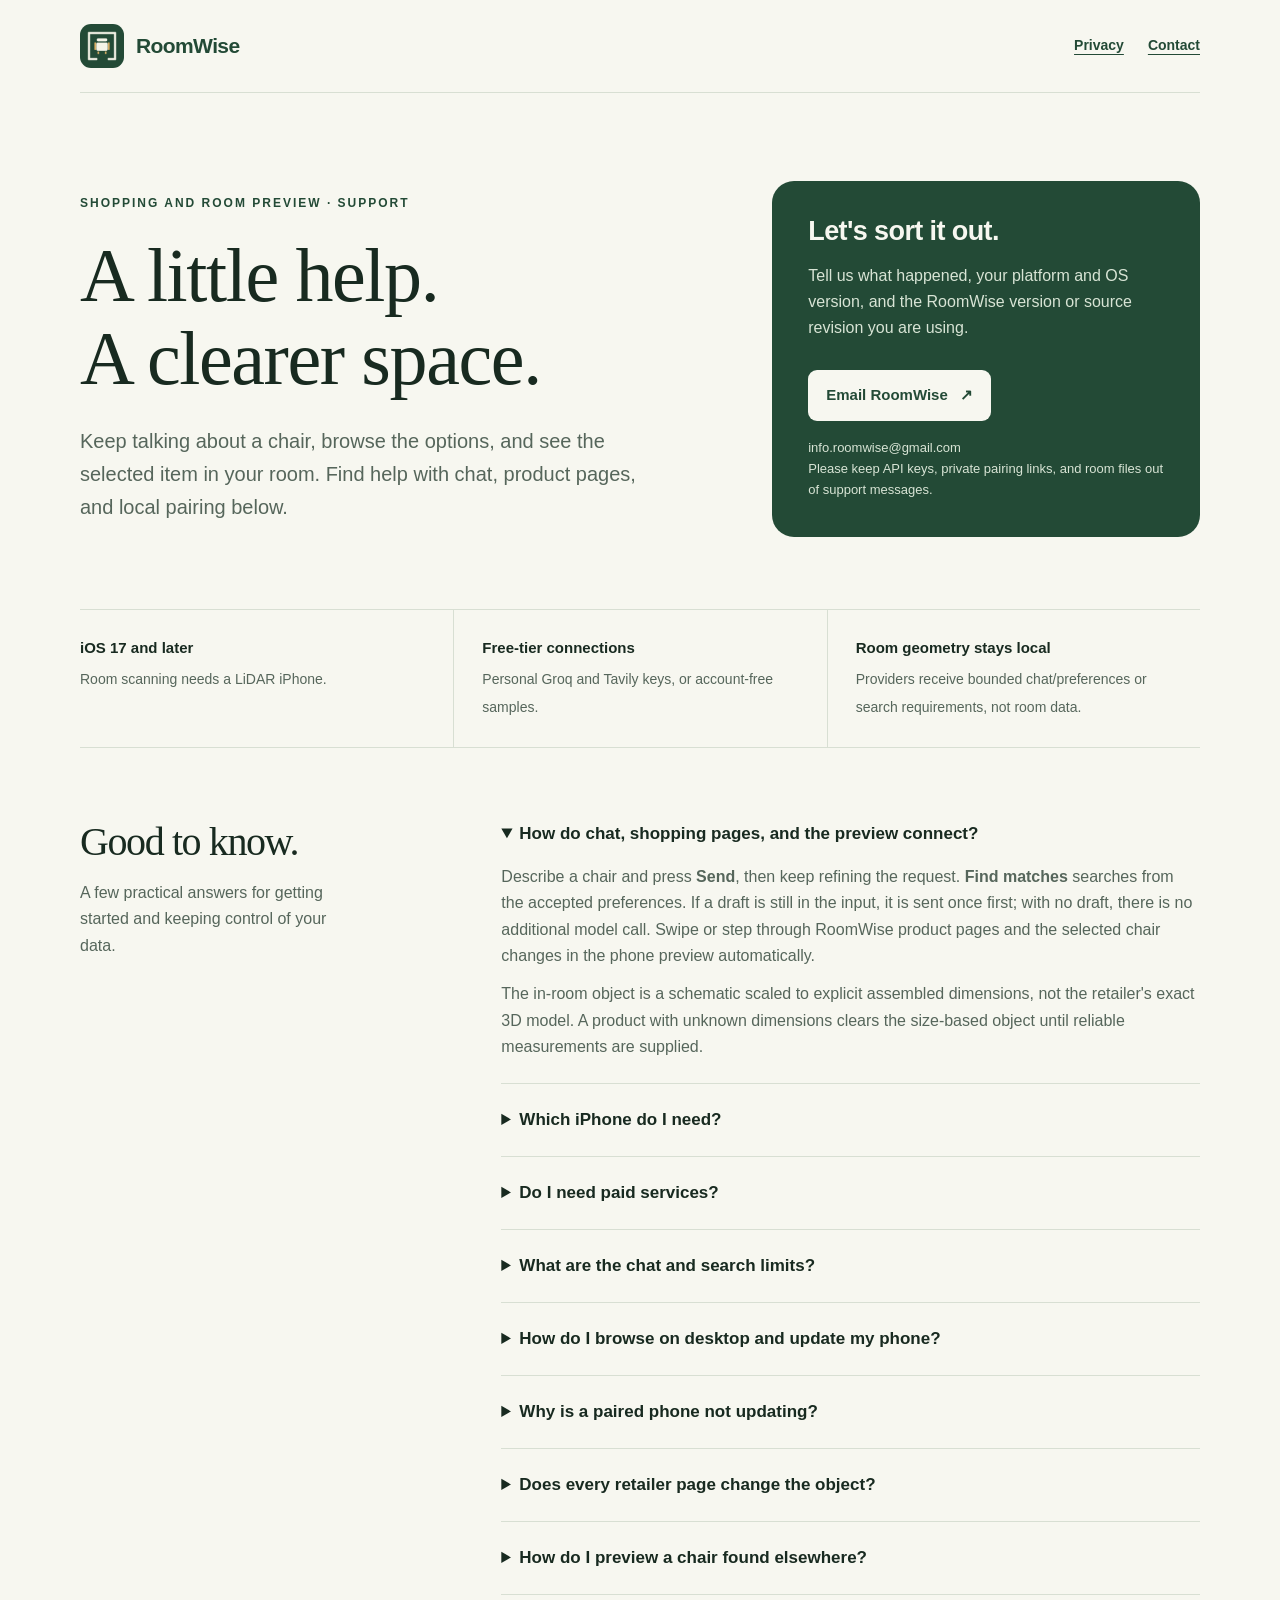
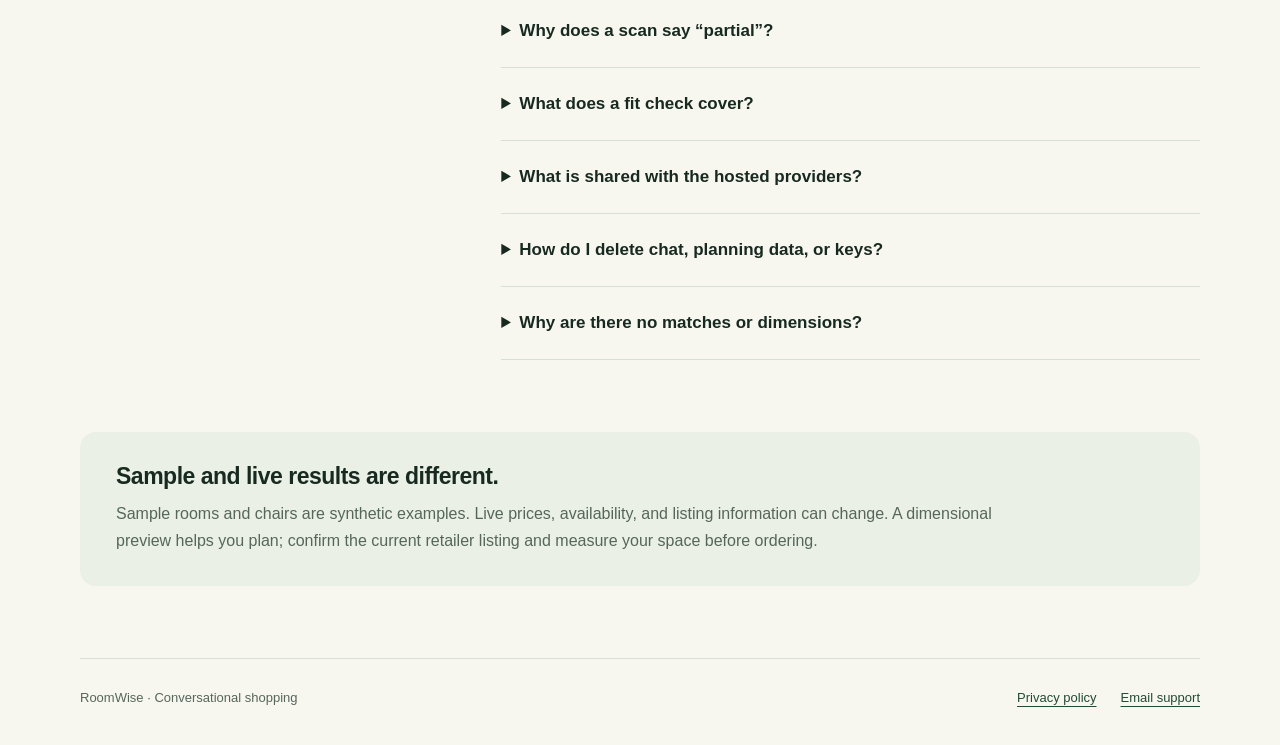
<file: docs/store-site/index.html>
<!doctype html>
<html lang="en">
<head>
  <meta charset="utf-8">
  <meta name="viewport" content="width=device-width, initial-scale=1">
  <meta name="description" content="RoomWise support. Get help with ongoing shopping chat, swipeable chair listings, live room previews, and free local desktop pairing.">
  <title>RoomWise — Support</title>
  <link rel="icon" href="icon.png" type="image/png">
  <link rel="stylesheet" href="styles.css">
</head>
<body>
  <a class="skip" href="#main">Skip to content</a>
  <div class="wrap">
    <header class="site-header">
      <a class="brand" href="index.html"><img src="icon.png" width="44" height="44" alt="">RoomWise</a>
      <nav class="site-nav" aria-label="Main"><a href="privacy.html">Privacy</a><a href="mailto:info.roomwise@gmail.com">Contact</a></nav>
    </header>
    <main id="main">
      <section class="hero" aria-labelledby="page-title">
        <div>
          <p class="eyebrow">Shopping and room preview · Support</p>
          <h1 id="page-title">A little help.<br>A clearer space.</h1>
          <p class="intro">Keep talking about a chair, browse the options, and see the selected item in your room. Find help with chat, product pages, and local pairing below.</p>
        </div>
        <aside class="contact-card" aria-label="Contact support">
          <h2>Let's sort it out.</h2>
          <p>Tell us what happened, your platform and OS version, and the RoomWise version or source revision you are using.</p>
          <a class="button" href="mailto:info.roomwise@gmail.com">Email RoomWise <span aria-hidden="true">↗</span></a>
          <small>info.roomwise@gmail.com<br>Please keep API keys, private pairing links, and room files out of support messages.</small>
        </aside>
      </section>
      <section class="facts" aria-label="At a glance">
        <div><strong>iOS 17 and later</strong><span>Room scanning needs a LiDAR iPhone.</span></div>
        <div><strong>Free-tier connections</strong><span>Personal Groq and Tavily keys, or account-free samples.</span></div>
        <div><strong>Room geometry stays local</strong><span>Providers receive bounded chat/preferences or search requirements, not room data.</span></div>
      </section>
      <section class="faq" aria-labelledby="faq-title">
        <div><h2 id="faq-title">Good to know.</h2><p class="aside-copy">A few practical answers for getting started and keeping control of your data.</p></div>
        <div>
          <details open><summary>How do chat, shopping pages, and the preview connect?</summary><p>Describe a chair and press <strong>Send</strong>, then keep refining the request. <strong>Find matches</strong> searches from the accepted preferences. If a draft is still in the input, it is sent once first; with no draft, there is no additional model call. Swipe or step through RoomWise product pages and the selected chair changes in the phone preview automatically.</p><p>The in-room object is a schematic scaled to explicit assembled dimensions, not the retailer's exact 3D model. A product with unknown dimensions clears the size-based object until reliable measurements are supplied.</p></details>
          <details><summary>Which iPhone do I need?</summary><p>RoomWise requires iOS 17 or later. RoomPlan scanning needs a LiDAR-equipped iPhone. Other supported phones can use a labelled sample or imported RoomWise JSON file. Camera AR needs supported hardware and camera access; Simulator provides a labelled 3D rehearsal. Hosted chat has no Apple Intelligence or device-specific model requirement.</p></details>
          <details><summary>Do I need paid services?</summary><p>No paid model, RoomWise account, or hosted pairing server is needed. Optional live chat uses your personal Groq Free key and the hosted <code>openai/gpt-oss-20b</code> model. Discovery uses your personal Tavily Researcher free key. Keep those accounts on their free plans; provider terms, quotas, and external billing choices still apply.</p><p>Sample mode uses synthetic products and a labelled limited local conversation fallback without provider calls. The same fallback is available when Groq is unavailable; it is a deterministic parser, not an offline LLM. Without Tavily access, samples, retailer links built from accepted preferences, manual chair entry, and local previews remain available.</p></details>
          <details><summary>What are the chat and search limits?</summary><p>Each conversational turn makes at most one Groq call, with at most twelve recent messages bounded to 1,500 characters each, plus accepted preferences. Send does not use Tavily. Find matches performs bounded catalog discovery separately; a nonempty draft is interpreted once before that search.</p><p>On iPhone, each discovery reserves three Tavily basic requests against a local allowance of 300 requests per UTC month. No extra extraction, advanced search, automatic retries, or paid-provider switch occurs. Desktop uses bounded searches without the persisted iPhone counter. Page changes and local pairing make no Groq or Tavily calls.</p><p>Check current <a href="https://www.tavily.com/pricing">Tavily plans</a> and <a href="https://console.groq.com/docs/rate-limits">Groq limits</a>. Your provider account can run out before the local counter if used elsewhere.</p></details>
          <details><summary>How do I browse on desktop and update my phone?</summary><p>Use the same trusted Wi-Fi network. On desktop, choose <strong>Pair phone → Live phone preview → Start pairing</strong>. On iPhone, open <strong>Room actions → Pair with desktop</strong>, paste the complete private session link, and press <strong>Connect</strong>. Allow local-network access if asked. Desktop product-page changes then update the phone selection; phone selections can update desktop too.</p><p>Pairing uses a temporary plain-HTTP listener with a random bearer token. It shares products and selection, not room geometry, chat, camera data, or keys. Keep the link private and do not expose the port publicly. The phone uses its own accepted room. Pairing updates do not clear its conversation; you can keep chatting while paired. Pressing Find matches on the phone disconnects pairing before local discovery takes ownership. Stop pairing or disconnect when finished; a new session creates a new link.</p></details>
          <details><summary>Why is a paired phone not updating?</summary><p>Check the complete current link, same local network, local-network permission, desktop firewall, and whether pairing is still running. Guest/university Wi-Fi may isolate devices; try a trusted network or personal hotspot. The phone polls about every 400 ms, disconnects in the background, and stops after three consecutive polling failures. Return to the foreground and reconnect when needed.</p></details>
          <details><summary>Does every retailer page change the object?</summary><p>Swiping the known RoomWise product pages drives selection. On iPhone, <strong>Load retailer page</strong> explicitly opens an ephemeral embedded page. Following another page, a variant-related URL query/fragment change, or same-document navigation pauses the preview because that navigation does not establish validated dimensions for the newly viewed item. Return to a known RoomWise selection before relying on the object. A retailer can change variants without a detectable URL/navigation event; the preview remains tied to saved listing dimensions, so confirm the selected variant and its assembled measurements.</p><p>RoomWise does not monitor arbitrary browser tabs or scrape every product you visit. On desktop, Store opens the external browser without tracking its navigation. If an embedded retailer page is unavailable, open its original URL externally.</p></details>
          <details><summary>How do I preview a chair found elsewhere?</summary><p>Add the chair with a name and optional supported retailer link or pasted listing details. Enter assembled width, depth, and height using reliable listing evidence or your own measurements. Package dimensions are not assembled size. User-entered facts are labelled, and missing dimensions remain unknown.</p></details>
          <details><summary>Why does a scan say “partial”?</summary><p>The captured walls do not form a sufficiently complete room boundary. You can inspect a partial room, but RoomWise withholds boundary confirmation. Scan all walls, openings, and furniture where possible and review before accepting.</p></details>
          <details><summary>What does a fit check cover?</summary><p>Checks compare a chair's rectangular floor footprint with captured walls and recognized furniture. They do not assess hidden obstacles, overhead clearance, movement, door swings, or delivery routes. Confirm the actual product and room before buying.</p></details>
          <details><summary>What is shared with the hosted providers?</summary><p>After permission, Groq receives bounded recent chat and accepted shopping preferences. Tavily receives derived search requirements. Each provider receives only its own authentication key. Neither receives room coordinates, room counts, fit summaries, or camera images through this pipeline. Requests are associated with your personal provider accounts. See the <a href="privacy.html">privacy policy</a>.</p></details>
          <details><summary>How do I delete chat, planning data, or keys?</summary><p><strong>New chat</strong> clears the active conversation and accepted preferences. The iPhone saves up to 40 recent chat messages/preferences locally; desktop keeps up to 24 messages in session memory. At most twelve recent messages are sent to Groq per turn.</p><p>Use <strong>Room actions → Help &amp; Privacy → Delete saved rooms &amp; searches</strong> to clear saved room, search, product, placement, conversation, preferences, and temporary export data. Clear provider keys separately in Connections. The local quota record remains separate. Exported files, backups, websites, and already-sent provider requests are managed through their respective controls. Stop/disconnect pairing separately when finished.</p></details>
          <details><summary>Why are there no matches or dimensions?</summary><p>Discovery searches indexed retailer pages, not a complete Amazon, Noon, or Temu catalog. Listings may be unavailable, incomplete, or fail to satisfy preferences; account quotas, authentication, and network access can also fail. Sample products are filtered against hard constraints, so a refinement may have no matching sample. Inspect the status, revise the request, browse directly, or add reliable measurements manually.</p></details>
        </div>
      </section>
      <aside class="note"><h2>Sample and live results are different.</h2><p>Sample rooms and chairs are synthetic examples. Live prices, availability, and listing information can change. A dimensional preview helps you plan; confirm the current retailer listing and measure your space before ordering.</p></aside>
    </main>
    <footer class="site-footer"><span>RoomWise · Conversational shopping</span><div class="footer-links"><a href="privacy.html">Privacy policy</a><a href="mailto:info.roomwise@gmail.com">Email support</a></div></footer>
  </div>
</body>
</html>
</file>
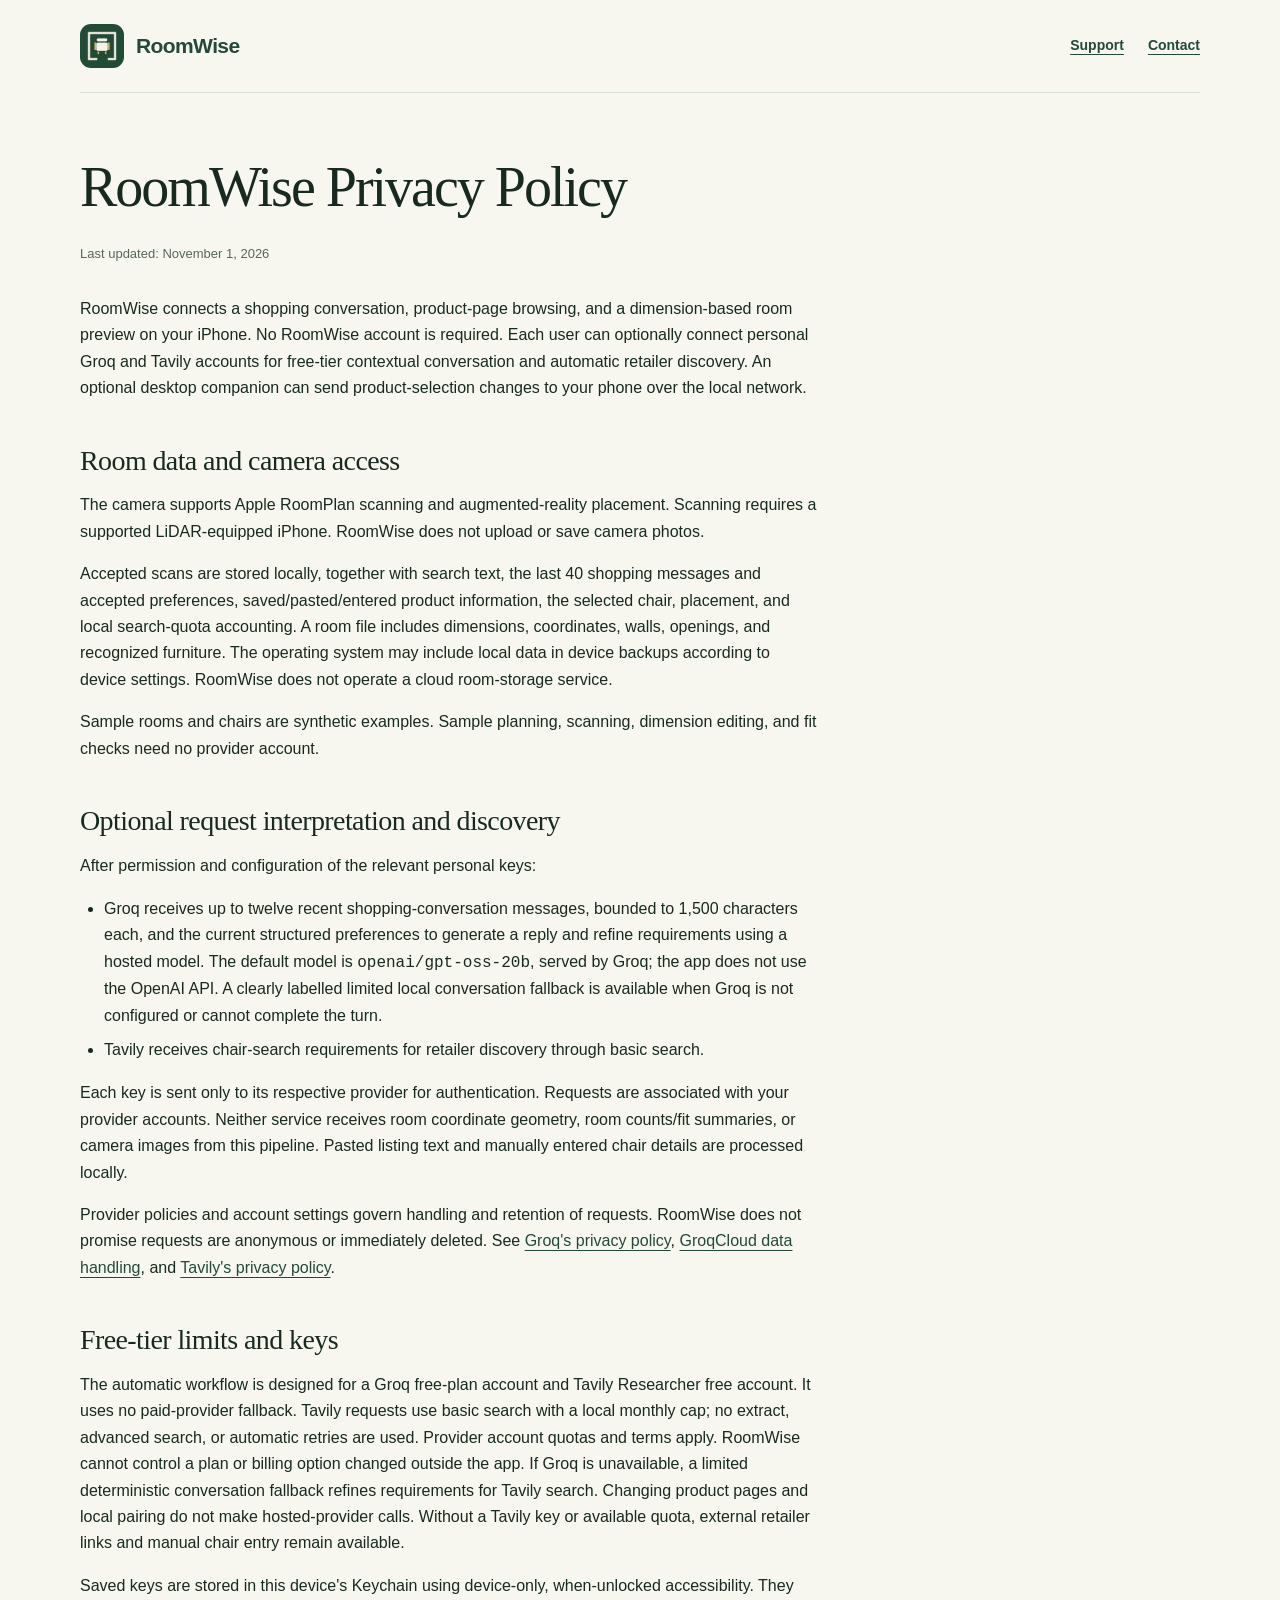
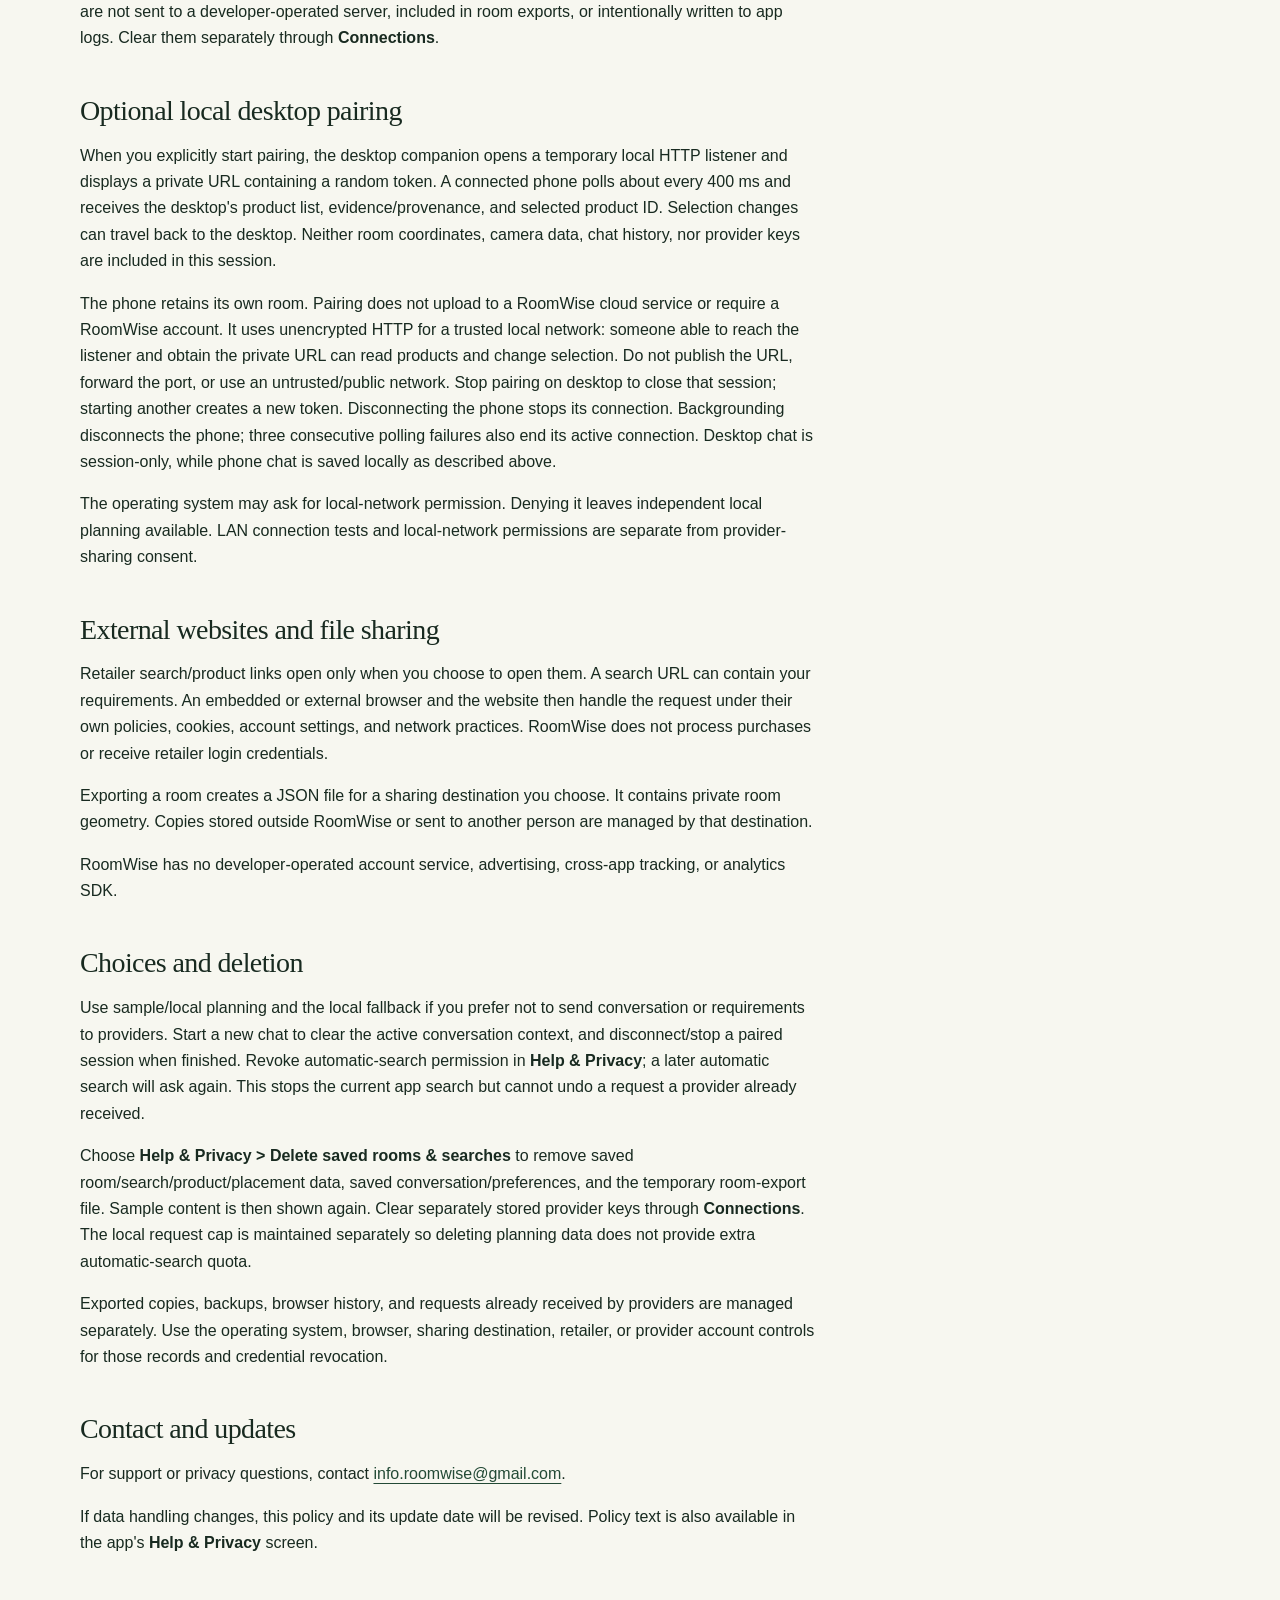
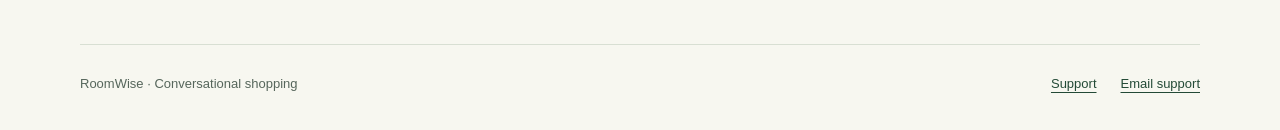
<file: docs/store-site/privacy.html>
<!doctype html>
<html lang="en">
<head>
  <meta charset="utf-8">
  <meta name="viewport" content="width=device-width, initial-scale=1">
  <meta name="description" content="How RoomWise handles saved chat and room data, hosted conversation/search, temporary local pairing, provider keys, and deletion.">
  <title>RoomWise — Privacy Policy</title>
  <link rel="icon" href="icon.png" type="image/png">
  <link rel="stylesheet" href="styles.css">
</head>
<body>
  <a class="skip" href="#main">Skip to content</a>
  <div class="wrap">
    <header class="site-header">
      <a class="brand" href="index.html"><img src="icon.png" width="44" height="44" alt="">RoomWise</a>
      <nav class="site-nav" aria-label="Main"><a href="index.html">Support</a><a href="mailto:info.roomwise@gmail.com">Contact</a></nav>
    </header>
    <main class="policy" id="main">
<h1>RoomWise Privacy Policy</h1>
<p class="updated">Last updated: November 1, 2026</p>
<p>RoomWise connects a shopping conversation, product-page browsing, and a dimension-based room preview on your iPhone. No RoomWise account is required. Each user can optionally connect personal Groq and Tavily accounts for free-tier contextual conversation and automatic retailer discovery. An optional desktop companion can send product-selection changes to your phone over the local network.</p>
<h2>Room data and camera access</h2>
<p>The camera supports Apple RoomPlan scanning and augmented-reality placement. Scanning requires a supported LiDAR-equipped iPhone. RoomWise does not upload or save camera photos.</p>
<p>Accepted scans are stored locally, together with search text, the last 40 shopping messages and accepted preferences, saved/pasted/entered product information, the selected chair, placement, and local search-quota accounting. A room file includes dimensions, coordinates, walls, openings, and recognized furniture. The operating system may include local data in device backups according to device settings. RoomWise does not operate a cloud room-storage service.</p>
<p>Sample rooms and chairs are synthetic examples. Sample planning, scanning, dimension editing, and fit checks need no provider account.</p>
<h2>Optional request interpretation and discovery</h2>
<p>After permission and configuration of the relevant personal keys:</p>
<ul>
<li>Groq receives up to twelve recent shopping-conversation messages, bounded to 1,500 characters each, and the current structured preferences to generate a reply and refine requirements using a hosted model. The default model is <code>openai/gpt-oss-20b</code>, served by Groq; the app does not use the OpenAI API. A clearly labelled limited local conversation fallback is available when Groq is not configured or cannot complete the turn.</li>
<li>Tavily receives chair-search requirements for retailer discovery through basic search.</li>
</ul>
<p>Each key is sent only to its respective provider for authentication. Requests are associated with your provider accounts. Neither service receives room coordinate geometry, room counts/fit summaries, or camera images from this pipeline. Pasted listing text and manually entered chair details are processed locally.</p>
<p>Provider policies and account settings govern handling and retention of requests. RoomWise does not promise requests are anonymous or immediately deleted. See <a href="https://groq.com/privacy-policy">Groq's privacy policy</a>, <a href="https://console.groq.com/docs/your-data">GroqCloud data handling</a>, and <a href="https://www.tavily.com/privacy">Tavily's privacy policy</a>.</p>
<h2>Free-tier limits and keys</h2>
<p>The automatic workflow is designed for a Groq free-plan account and Tavily Researcher free account. It uses no paid-provider fallback. Tavily requests use basic search with a local monthly cap; no extract, advanced search, or automatic retries are used. Provider account quotas and terms apply. RoomWise cannot control a plan or billing option changed outside the app. If Groq is unavailable, a limited deterministic conversation fallback refines requirements for Tavily search. Changing product pages and local pairing do not make hosted-provider calls. Without a Tavily key or available quota, external retailer links and manual chair entry remain available.</p>
<p>Saved keys are stored in this device's Keychain using device-only, when-unlocked accessibility. They are not sent to a developer-operated server, included in room exports, or intentionally written to app logs. Clear them separately through <strong>Connections</strong>.</p>
<h2>Optional local desktop pairing</h2>
<p>When you explicitly start pairing, the desktop companion opens a temporary local HTTP listener and displays a private URL containing a random token. A connected phone polls about every 400 ms and receives the desktop's product list, evidence/provenance, and selected product ID. Selection changes can travel back to the desktop. Neither room coordinates, camera data, chat history, nor provider keys are included in this session.</p>
<p>The phone retains its own room. Pairing does not upload to a RoomWise cloud service or require a RoomWise account. It uses unencrypted HTTP for a trusted local network: someone able to reach the listener and obtain the private URL can read products and change selection. Do not publish the URL, forward the port, or use an untrusted/public network. Stop pairing on desktop to close that session; starting another creates a new token. Disconnecting the phone stops its connection. Backgrounding disconnects the phone; three consecutive polling failures also end its active connection. Desktop chat is session-only, while phone chat is saved locally as described above.</p>
<p>The operating system may ask for local-network permission. Denying it leaves independent local planning available. LAN connection tests and local-network permissions are separate from provider-sharing consent.</p>
<h2>External websites and file sharing</h2>
<p>Retailer search/product links open only when you choose to open them. A search URL can contain your requirements. An embedded or external browser and the website then handle the request under their own policies, cookies, account settings, and network practices. RoomWise does not process purchases or receive retailer login credentials.</p>
<p>Exporting a room creates a JSON file for a sharing destination you choose. It contains private room geometry. Copies stored outside RoomWise or sent to another person are managed by that destination.</p>
<p>RoomWise has no developer-operated account service, advertising, cross-app tracking, or analytics SDK.</p>
<h2>Choices and deletion</h2>
<p>Use sample/local planning and the local fallback if you prefer not to send conversation or requirements to providers. Start a new chat to clear the active conversation context, and disconnect/stop a paired session when finished. Revoke automatic-search permission in <strong>Help &amp; Privacy</strong>; a later automatic search will ask again. This stops the current app search but cannot undo a request a provider already received.</p>
<p>Choose <strong>Help &amp; Privacy &gt; Delete saved rooms &amp; searches</strong> to remove saved room/search/product/placement data, saved conversation/preferences, and the temporary room-export file. Sample content is then shown again. Clear separately stored provider keys through <strong>Connections</strong>. The local request cap is maintained separately so deleting planning data does not provide extra automatic-search quota.</p>
<p>Exported copies, backups, browser history, and requests already received by providers are managed separately. Use the operating system, browser, sharing destination, retailer, or provider account controls for those records and credential revocation.</p>
<h2>Contact and updates</h2>
<p>For support or privacy questions, contact <a href="mailto:info.roomwise@gmail.com">info.roomwise@gmail.com</a>.</p>
<p>If data handling changes, this policy and its update date will be revised. Policy text is also available in the app's <strong>Help &amp; Privacy</strong> screen.</p>
    </main>
    <footer class="site-footer"><span>RoomWise · Conversational shopping</span><div class="footer-links"><a href="index.html">Support</a><a href="mailto:info.roomwise@gmail.com">Email support</a></div></footer>
  </div>
</body>
</html>
</file>
<file: docs/store-site/styles.css>
:root{color-scheme:light;--forest:#234a36;--ink:#182a20;--muted:#56665b;--paper:#f7f7f0;--line:#d8dfd3;--accent:#dcb168;--white:#fff;--surface:#eaf0e6}*{box-sizing:border-box}body{margin:0;background:var(--paper);color:var(--ink);font:17px/1.65 -apple-system,BlinkMacSystemFont,"Segoe UI",sans-serif}a{color:var(--forest);text-underline-offset:4px}a:hover{text-decoration-thickness:2px}a:focus-visible,summary:focus-visible{outline:3px solid #9b5b14;outline-offset:5px;border-radius:3px}.wrap{width:min(1120px,calc(100% - 48px));margin:auto}.site-header{display:flex;align-items:center;justify-content:space-between;gap:24px;padding:24px 0;border-bottom:1px solid var(--line)}.brand{display:flex;align-items:center;gap:12px;text-decoration:none;font-size:21px;font-weight:700;letter-spacing:-.6px}.brand img{width:44px;height:44px;border-radius:11px}.site-nav{display:flex;gap:24px;font-size:14px;font-weight:600}.hero{padding:88px 0 72px;display:grid;grid-template-columns:1.45fr 1fr;align-items:center;gap:72px}.eyebrow{font-size:12px;letter-spacing:2px;text-transform:uppercase;font-weight:700;color:var(--forest);margin:0 0 20px}h1,h2,h3{line-height:1.1;letter-spacing:-1.4px}h1{font-family:Georgia,"Times New Roman",serif;font-weight:400;font-size:clamp(46px,6vw,76px);margin:0 0 24px;max-width:700px}.intro{font-size:20px;color:var(--muted);max-width:570px;margin-bottom:0}.contact-card{border-radius:22px;background:var(--forest);color:var(--paper);padding:36px}.contact-card h2{font-size:27px;margin:0 0 16px;letter-spacing:-.6px}.contact-card p{color:#d8e4d5;margin:0 0 28px;font-size:16px}.button{display:inline-flex;justify-content:center;align-items:center;gap:12px;border-radius:9px;padding:13px 18px;background:var(--paper);color:var(--forest);font-weight:650;text-decoration:none;font-size:15px}.contact-card small{display:block;margin-top:16px;color:#d8e4d5;font-size:13px}.facts{display:grid;grid-template-columns:repeat(3,1fr);border-top:1px solid var(--line);border-bottom:1px solid var(--line)}.facts div{padding:26px 24px 26px 0}.facts div+div{border-left:1px solid var(--line);padding-left:28px}.facts strong{display:block;font-size:15px;margin-bottom:4px}.facts span{font-size:14px;color:var(--muted)}.faq{display:grid;grid-template-columns:1fr 2fr;gap:72px;padding:72px 0}.faq h2{font-family:Georgia,"Times New Roman",serif;font-size:40px;font-weight:400;margin:0 0 16px}.faq .aside-copy{color:var(--muted);font-size:16px;max-width:260px}details{padding:22px 0;border-bottom:1px solid var(--line)}details:first-child{padding-top:0}summary{font-weight:650;cursor:pointer;padding-right:20px}details p{color:var(--muted);font-size:16px;margin:16px 0 0}details p+p{margin-top:12px}.note{padding:32px 36px;background:var(--surface);border-radius:16px;margin-bottom:72px}.note h2{font-size:23px;letter-spacing:-.5px;margin:0 0 12px}.note p{margin:0;color:var(--muted);font-size:16px;max-width:900px}.site-footer{border-top:1px solid var(--line);padding:28px 0 36px;display:flex;justify-content:space-between;gap:20px;font-size:13px;color:var(--muted)}.footer-links{display:flex;gap:24px}.policy{max-width:740px;padding:64px 0 72px}.policy h1{font-size:56px;letter-spacing:-2px}.policy h2{font-family:Georgia,"Times New Roman",serif;font-size:28px;font-weight:400;margin:44px 0 16px;letter-spacing:-.6px}.policy p,.policy li{font-size:16px}.policy li+li{margin-top:8px}.policy ul{padding-left:24px}.policy .updated{font-size:13px;color:var(--muted);margin-bottom:32px}.skip{position:absolute;left:-10000px}.skip:focus{left:20px;top:10px;background:white;z-index:1;padding:10px}@media(max-width:760px){.wrap{width:calc(100% - 36px)}.site-header{padding:18px 0}.site-nav{gap:16px;font-size:13px}.brand{font-size:19px;gap:9px}.brand img{width:36px;height:36px}.hero{grid-template-columns:1fr;gap:32px;padding:48px 0}.hero h1{font-size:52px}.intro{font-size:18px}.contact-card{padding:28px}.facts{grid-template-columns:1fr}.facts div,.facts div+div{padding:18px 0;border-left:0}.facts div+div{border-top:1px solid var(--line)}.faq{grid-template-columns:1fr;gap:24px;padding:48px 0}.faq .aside-copy{max-width:unset}.faq h2{font-size:35px}.note{padding:26px;margin-bottom:48px}.site-footer{flex-direction:column;gap:12px}.policy{padding-top:44px}.policy h1{font-size:45px;letter-spacing:-1.5px}}@media(prefers-reduced-motion:reduce){*{scroll-behavior:auto}}
</file>
